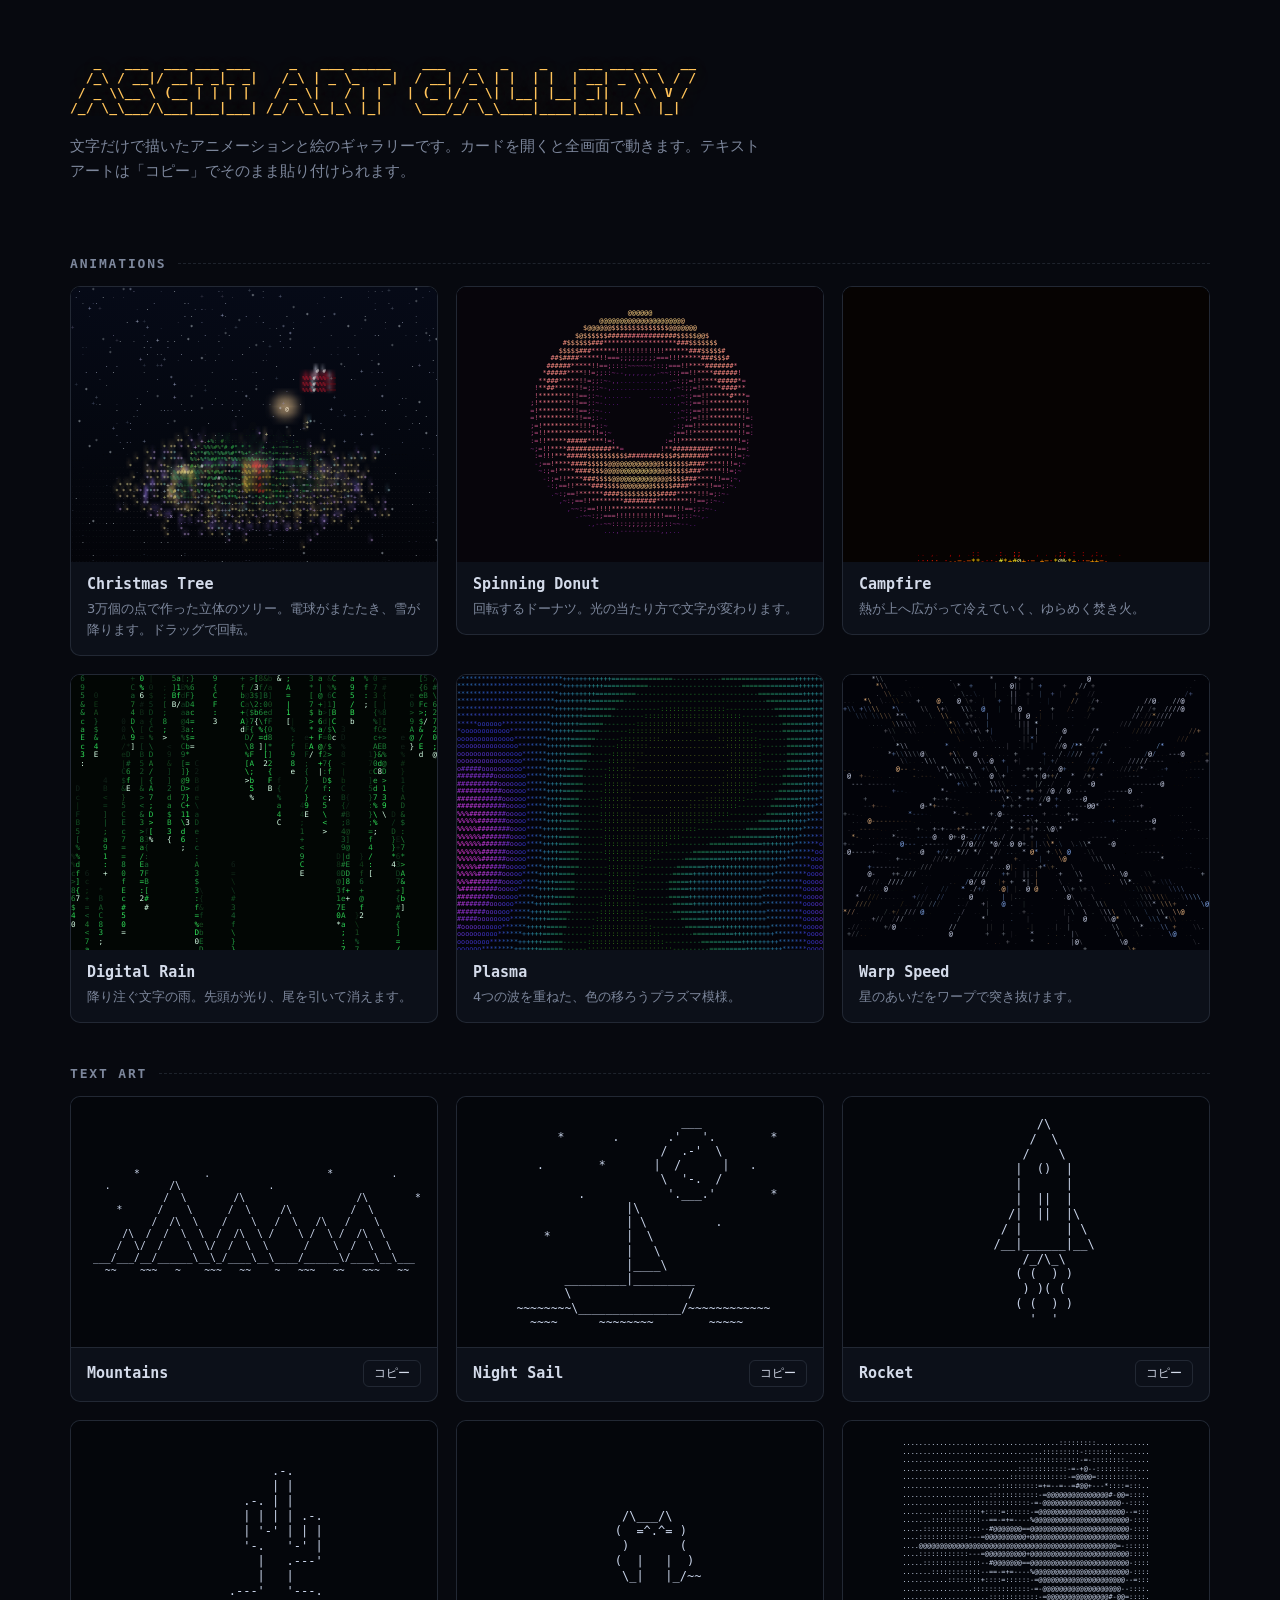
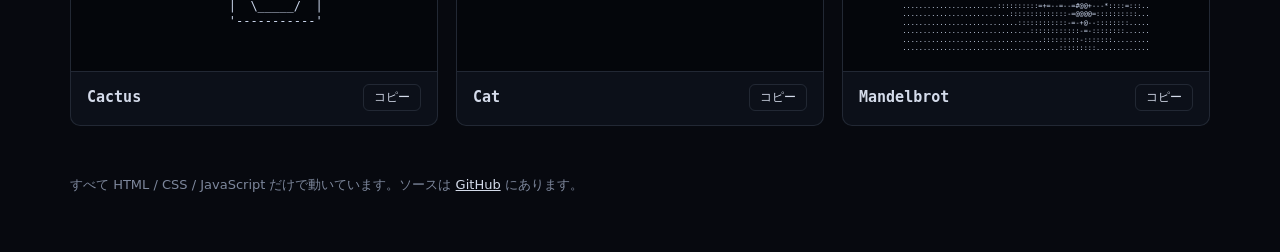
<file: index.html>
<!DOCTYPE html>
<html lang="ja">
<head>
<meta charset="utf-8">
<meta name="viewport" content="width=device-width,initial-scale=1">
<title>ASCII Art Gallery</title>
<meta name="description" content="文字だけで描いたアニメーションと絵のギャラリー">
<style>
  :root {
    --bg: #07090f; --panel: #0c1019; --line: rgba(150, 165, 195, .16);
    --text: #d4dbea; --muted: #7d879c; --accent: #ffc35a;
    --mono: ui-monospace, Menlo, Consolas, "DejaVu Sans Mono", monospace;
  }
  * { box-sizing: border-box; }
  html { background: var(--bg); }
  body {
    margin: 0; color: var(--text);
    font: 15px/1.7 system-ui, -apple-system, "Hiragino Sans", "Noto Sans JP", sans-serif;
  }
  .wrap { max-width: 1180px; margin: 0 auto; padding: 0 20px; }
  header { padding: 56px 0 28px; }
  .logo {
    margin: 0; font: 600 clamp(6px, 1.25vw, 13px)/1.15 var(--mono);
    color: var(--accent); white-space: pre; overflow: hidden;
    text-shadow: 0 0 18px rgba(255, 195, 90, .35);
  }
  header p { color: var(--muted); margin: 18px 0 0; max-width: 46em; }
  h2 {
    font: 600 13px/1 var(--mono); letter-spacing: .14em; text-transform: uppercase;
    color: var(--muted); margin: 44px 0 16px; display: flex; align-items: center; gap: 12px;
  }
  h2::after { content: ""; flex: 1; border-top: 1px dashed var(--line); }
  .grid { display: grid; grid-template-columns: repeat(auto-fill, minmax(300px, 1fr)); gap: 18px; align-items: start; }

  .card {
    display: block; text-decoration: none; color: inherit;
    background: var(--panel); border: 1px solid var(--line); border-radius: 10px; overflow: hidden;
    transition: transform .2s ease, border-color .2s ease;
  }
  a.card:hover, a.card:focus-visible { transform: translateY(-3px); border-color: rgba(255, 195, 90, .45); outline: none; }
  .screen { position: relative; aspect-ratio: 4 / 3; background: #04060b; }
  .screen iframe { position: absolute; inset: 0; width: 100%; height: 100%; border: 0; pointer-events: none; }
  .meta { padding: 12px 16px 14px; border-top: 1px solid var(--line); }
  .meta h3 { margin: 0; font: 600 15px/1.4 var(--mono); }
  .meta p { margin: 4px 0 0; color: var(--muted); font-size: 13px; line-height: 1.6; }

  .text-card .art {
    margin: 0; padding: 18px 14px; height: 250px; display: grid; place-items: center;
    font: 12px/1.25 var(--mono); color: #c9d4ea; white-space: pre; overflow: hidden;
    background: #04060b;
  }
  .text-card .row { display: flex; align-items: center; justify-content: space-between; gap: 12px; }
  .copy {
    font: 12px var(--mono); color: var(--text); background: transparent; cursor: pointer;
    border: 1px solid var(--line); border-radius: 6px; padding: 4px 10px;
  }
  .copy:hover { border-color: var(--accent); color: var(--accent); }
  footer { color: var(--muted); font-size: 13px; padding: 48px 0 56px; }
  footer a { color: var(--text); }
</style>
</head>
<body>
<div class="wrap">
  <header>
<pre class="logo" aria-label="ASCII ART GALLERY">
   _   ___  ___ ___ ___     _   ___ _____    ___   _   _    _    ___ ___ __   __
  /_\ / __|/ __|_ _|_ _|   /_\ | _ \_   _|  / __| /_\ | |  | |  | __| _ \\ \ / /
 / _ \\__ \ (__ | | | |   / _ \|   / | |   | (_ |/ _ \| |__| |__| _||   / \ V /
/_/ \_\___/\___|___|___| /_/ \_\_|_\ |_|    \___/_/ \_\____|____|___|_|_\  |_|
</pre>
    <p>文字だけで描いたアニメーションと絵のギャラリーです。カードを開くと全画面で動きます。テキストアートは「コピー」でそのまま貼り付けられます。</p>
  </header>

  <h2>Animations</h2>
  <div class="grid" id="anims"></div>

  <h2>Text Art</h2>
  <div class="grid" id="texts"></div>

  <footer>
    すべて HTML / CSS / JavaScript だけで動いています。ソースは
    <a href="https://github.com/0x67696e/ascii-art-gallery">GitHub</a> にあります。
  </footer>
</div>

<script>
const ANIMS = [
  { file: "christmas-tree", title: "Christmas Tree", desc: "3万個の点で作った立体のツリー。電球がまたたき、雪が降ります。ドラッグで回転。" },
  { file: "donut",          title: "Spinning Donut", desc: "回転するドーナツ。光の当たり方で文字が変わります。" },
  { file: "fire",           title: "Campfire",       desc: "熱が上へ広がって冷えていく、ゆらめく焚き火。" },
  { file: "rain",           title: "Digital Rain",   desc: "降り注ぐ文字の雨。先頭が光り、尾を引いて消えます。" },
  { file: "plasma",         title: "Plasma",         desc: "4つの波を重ねた、色の移ろうプラズマ模様。" },
  { file: "warp",           title: "Warp Speed",     desc: "星のあいだをワープで突き抜けます。" },
];

const TEXTS = [
  { title: "Mountains", art: String.raw`
        *           .                    *          .
   .          /\               .
             /  \        /\                   /\        *
     *      /    \      /  \     /\          /  \
           /  /\  \    /    \   /  \   /\   /    \
      /\  /  /  \  \  /  /\  \ /    \ /  \ /  /\  \
     /  \/  /    \  \/  /  \  \      /    \  /  \  \
 ___/___/__/______\__\_/____\__\____/______\/____\__\___
   ~~    ~~~   ~    ~~~   ~~    ~   ~~~   ~~   ~~~   ~~` },
  { title: "Night Sail", art: String.raw`
                          ___
        *       .       .'   '.        *
                       /  .-'  \
     .        *       |  /      |   .
                       \  '-.  /
           .            '.___.'        *
                  |\
                  | \          .
      *           |  \
                  |   \
                  |____\
         _________|_________
         \                 /
  ~~~~~~~~\_______________/~~~~~~~~~~~~
    ~~~~      ~~~~~~~~        ~~~~~` },
  { title: "Rocket", art: String.raw`
           /\
          /  \
         /    \
        |  ()  |
        |      |
        |  ||  |
       /|  ||  |\
      / |      | \
     /__|______|__\
         /_/\_\
        ( (  ) )
         ) )( (
        ( (  ) )
          '  '` },
  { title: "Cactus", art: String.raw`
            .-.
            | |
        .-. | |
        | | | | .-.
        | '-' | | |
        '-.   '-' |
          |   .---'
          |   |
      .---'   '---.
      |  \_____/  |
      '-----------'` },
  { title: "Cat", art: String.raw`
      /\___/\
     (  =^.^= )
      )       (
     (  |   |  )
      \_|   |_/~~` },
  { title: "Mandelbrot", art: null },   // computed below
];

// a Mandelbrot set, computed into characters
(function () {
  const W = 60, H = 25, ramp = " .:-=+*#%@", lines = [];
  for (let y = 0; y < H; y++) {
    let s = "";
    for (let x = 0; x < W; x++) {
      const cr = -2.15 + (x / (W - 1)) * 2.75, ci = -1.15 + (y / (H - 1)) * 2.3;
      let zr = 0, zi = 0, n = 0;
      while (n < 80 && zr * zr + zi * zi < 4) { const t = zr * zr - zi * zi + cr; zi = 2 * zr * zi + ci; zr = t; n++; }
      s += n === 80 ? "@" : ramp[Math.min(ramp.length - 2, Math.floor(Math.sqrt(n / 80) * (ramp.length - 1)))];
    }
    lines.push(s.replace(/\s+$/, ""));
  }
  TEXTS.find(t => t.title === "Mandelbrot").art = "\n" + lines.join("\n");
})();

const el = (tag, cls, txt) => { const e = document.createElement(tag); if (cls) e.className = cls; if (txt != null) e.textContent = txt; return e; };

const anims = document.getElementById("anims");
for (const a of ANIMS) {
  const card = el("a", "card"); card.href = `pieces/${a.file}.html`;
  const screen = el("div", "screen");
  const frame = el("iframe"); frame.dataset.src = `pieces/${a.file}.html?embed`;
  frame.title = a.title; frame.tabIndex = -1; frame.setAttribute("aria-hidden", "true");
  screen.append(frame);
  const meta = el("div", "meta"); meta.append(el("h3", null, a.title), el("p", null, a.desc));
  card.append(screen, meta); anims.append(card);
}

// load a preview only when it scrolls into view, and pause it when it leaves
const io = new IntersectionObserver(entries => {
  for (const e of entries) {
    const f = e.target;
    if (e.isIntersecting && !f.src) f.src = f.dataset.src;
    try { f.contentWindow && f.contentWindow.postMessage({ play: e.isIntersecting }, "*"); } catch (_) {}
  }
}, { rootMargin: "120px" });
document.querySelectorAll("#anims iframe").forEach(f => {
  io.observe(f);
  f.addEventListener("load", () => { const r = f.getBoundingClientRect(); f.contentWindow.postMessage({ play: r.bottom > 0 && r.top < innerHeight }, "*"); });
});

const texts = document.getElementById("texts");
for (const t of TEXTS) {
  const art = t.art.replace(/^\n/, "");
  const card = el("div", "card text-card");
  const pre = el("pre", "art", art);
  const meta = el("div", "meta"), row = el("div", "row");
  const btn = el("button", "copy", "コピー"); btn.type = "button";
  btn.addEventListener("click", async () => {
    try { await navigator.clipboard.writeText(art); btn.textContent = "コピーしました"; }
    catch (_) { btn.textContent = "コピーできませんでした"; }
    setTimeout(() => (btn.textContent = "コピー"), 1600);
  });
  row.append(el("h3", null, t.title), btn); meta.append(row);
  card.append(pre, meta); texts.append(card);
}

// shrink each text art so its longest line fits the card
function fitArt() {
  document.querySelectorAll(".text-card .art").forEach(pre => {
    const lines = pre.textContent.split("\n");
    const cols = Math.max(...lines.map(l => l.length)), rowsN = lines.length;
    const w = pre.clientWidth - 28, h = pre.clientHeight - 36;
    const size = Math.min(12, w / (cols * 0.61), h / (rowsN * 1.25));
    pre.style.fontSize = size.toFixed(2) + "px";
  });
}
fitArt();
addEventListener("resize", fitArt);
</script>
</body>
</html>
</file>
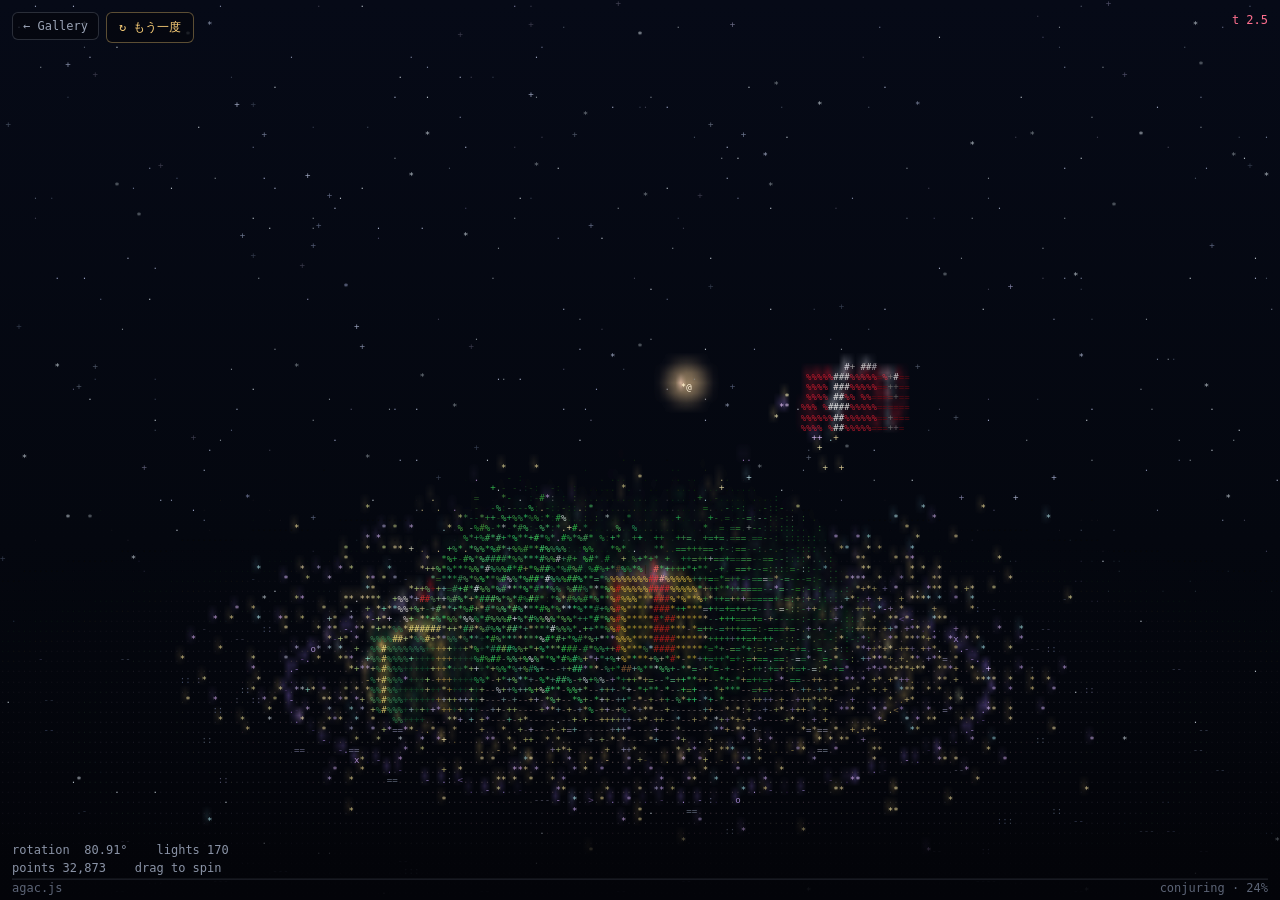
<file: pieces/christmas-tree.html>
<!DOCTYPE html>
<html lang="ja">
<head>
<meta charset="utf-8">
<meta name="viewport" content="width=device-width,initial-scale=1">
<title>Christmas Tree · ASCII Art Gallery</title>
<link rel="stylesheet" href="../assets/piece.css">
<style>
  html,body{margin:0;height:100%;background:#04060b;overflow:hidden;touch-action:none}  canvas{display:block;width:100vw;height:100vh;cursor:grab}
  .replay{position:fixed;top:12px;left:106px;z-index:2;cursor:pointer;
    font:12px ui-monospace,Menlo,Consolas,monospace;color:#ffd27a;background:rgba(5,7,13,.65);
    padding:6px 12px;border:1px solid rgba(255,210,122,.35);border-radius:6px}
  .replay:hover{color:#fff;border-color:rgba(255,230,170,.8)}
  canvas:active{cursor:grabbing}
</style>
</head>
<body>
<canvas id="c"></canvas>
<script>
(() => {
"use strict";
const EMBED = /[?&]embed\b/.test(location.search);
let paused = false;
addEventListener('message', e => { if (e.data && typeof e.data.play === 'boolean') paused = !e.data.play; });
if (!EMBED) { const a = document.createElement('a'); a.className = 'back'; a.href = '../'; a.textContent = '← Gallery'; document.body.appendChild(a); }
const cv = document.getElementById('c');
const ctx = cv.getContext('2d', { alpha: false });
const gcv = document.createElement('canvas');
const gctx = gcv.getContext('2d');

/* ---------- seeded random ---------- */
function mulberry32(a){return function(){a|=0;a=a+0x6D2B79F5|0;let t=Math.imul(a^a>>>15,1|a);t=t+Math.imul(t^t>>>7,61|t)^t;return((t^t>>>14)>>>0)/4294967296}}
const R = mulberry32(20261224);
const R2 = mulberry32(1225);          // separate stream for the build-up animation
const TAU = Math.PI * 2;

/* ---------- scene: a point cloud ----------
   per point: x y z | nx ny nz | r g b | type | phase
   type: 0 needle, 1 ornament, 2 light, 3 tinsel, 4 trunk, 5 gift, 6 ribbon */
const STR = 11;
const P = [];
const EX = [];                         // per point: centre x y z (baubles) | aux (timing)
let CUR = [0,0,0,0];
function add(x,y,z,nx,ny,nz,r,g,b,type,ph){
  const l = Math.hypot(nx,ny,nz) || 1;
  P.push(x,y,z,nx/l,ny/l,nz/l,r,g,b,type,ph);
  EX.push(CUR[0],CUR[1],CUR[2],CUR[3]);
}

const Y0 = 0.2, HT = 2.0, RB = 0.95, TIERS = 7;
const rOuter = v => { const loc = (v*TIERS) % 1; return RB*(1-v)*(0.8+0.2*(1-loc)) + 0.015; };

// --- needles: tiered cone, denser on the outer shell
for (let i = 0; i < 13000; i++) {
  const v = 1 - Math.sqrt(R());
  const ro = rOuter(v);
  const k = R();
  const rr = ro * (1 - 0.42*k*k);
  const th = R()*TAU;
  const y = Y0 + v*HT + (R()-0.5)*0.035 - 0.045*(rr/RB);
  const ao = 0.42 + 0.58*(rr/ro);
  const clump = 0.78 + 0.22*Math.sin(th*11 + v*41);
  let r = 0.07+0.06*R(), g = 0.38+0.22*R(), b = 0.13+0.08*R();
  if (R() < 0.05) { r = 0.62; g = 0.72; b = 0.72; }          // frosted tips
  const s = ao*clump;
  add(Math.cos(th)*rr, y, Math.sin(th)*rr, Math.cos(th), 0.55, Math.sin(th), r*s, g*s, b*s, 0, R());
}

// --- baubles
const ornPal = [[0.92,0.07,0.07],[0.98,0.72,0.18],[0.72,0.04,0.10],[0.86,0.86,0.94],[0.92,0.07,0.07]];
for (let i = 0; i < 46; i++) {
  const v = 0.04 + 0.86*(1 - Math.sqrt(R()));
  const th = R()*TAU;
  const rad = 0.05*(1.15 - 0.5*v);
  const ro = rOuter(v) + rad*0.5;
  const cx = Math.cos(th)*ro, cz = Math.sin(th)*ro, cy = Y0 + v*HT - 0.05;
  const col = ornPal[(R()*ornPal.length)|0];
  const n = Math.round(190*rad/0.05);
  CUR = [cx, cy, cz, 6.1 + R2()*1.3];   // each bauble pops in at its own moment
  for (let j = 0; j < n; j++) {
    const u = 2*R()-1, a = R()*TAU, sq = Math.sqrt(1-u*u);
    const nx = sq*Math.cos(a), ny = u, nz = sq*Math.sin(a);
    add(cx+nx*rad, cy+ny*rad, cz+nz*rad, nx, ny, nz, col[0], col[1], col[2], 1, R());
  }
}

CUR = [0,0,0,0];

// --- fairy lights
const lightPal = [[1,0.86,0.5],[1,0.86,0.5],[1,0.78,0.38],[1,0.62,0.26],[1,0.32,0.22],[0.9,0.93,1]];
const NLIGHTS = 170;
for (let i = 0; i < NLIGHTS; i++) {
  const v = 0.02 + 0.92*(1 - Math.sqrt(R()));
  const th = R()*TAU;
  const ro = rOuter(v)*1.02 + 0.012;
  const c = lightPal[(R()*lightPal.length)|0];
  add(Math.cos(th)*ro, Y0 + v*HT - 0.02, Math.sin(th)*ro, Math.cos(th), 0.3, Math.sin(th), c[0], c[1], c[2], 2, R());
}

// --- the tinsel garland: a drooping gold spiral, in swags
{
  const turns = 3.6, swags = 5, N = 3800;
  for (let i = 0; i < N; i++) {
    const u = i/(N-1);
    CUR = [0,0,0,u];
    const v = 0.06 + 0.84*u;
    const ang = turns*TAU*u + 0.8;
    const sw = (u*turns*swags) % 1;
    const sag = 0.075*(1 - 0.6*v)*Math.sin(Math.PI*sw);
    const ro = RB*(1-v)*0.95 + 0.045;
    const j1 = (R()-0.5)*0.025, j2 = (R()-0.5)*0.025;
    add(Math.cos(ang)*(ro+j1), Y0 + v*HT - sag + j2, Math.sin(ang)*(ro+j1),
        Math.cos(ang), 0.3, Math.sin(ang), 1, 0.76, 0.28, 3, R());
  }
}

CUR = [0,0,0,0];

// --- trunk
for (let i = 0; i < 900; i++) {
  const h = R()*(Y0+0.2), a = R()*TAU;
  const bark = 0.75 + 0.25*Math.sin(h*90 + a*3);
  add(0.085*Math.cos(a), h, 0.085*Math.sin(a), Math.cos(a), 0, Math.sin(a), 0.42*bark, 0.26*bark, 0.14*bark, 4, 0);
}

// --- presents
let GIFT_I = 0;
function gift(ang, dist, w, h, d, col, rib){
  CUR = [0,0,0,GIFT_I++];
  const cx = Math.cos(ang)*dist, cz = Math.sin(ang)*dist;
  const yaw = ang + (R()-0.5)*0.9, c = Math.cos(yaw), s = Math.sin(yaw);
  const faces = [
    { n:[0,1,0],  o:[0,h,0],     ua:[1,0,0], va:[0,0,1], us:w, vs:d },
    { n:[1,0,0],  o:[w/2,h/2,0], ua:[0,0,1], va:[0,1,0], us:d, vs:h },
    { n:[-1,0,0], o:[-w/2,h/2,0],ua:[0,0,1], va:[0,1,0], us:d, vs:h },
    { n:[0,0,1],  o:[0,h/2,d/2], ua:[1,0,0], va:[0,1,0], us:w, vs:h },
    { n:[0,0,-1], o:[0,h/2,-d/2],ua:[1,0,0], va:[0,1,0], us:w, vs:h },
  ];
  for (const f of faces) {
    const N = Math.ceil(f.us*f.vs*3400);
    for (let j = 0; j < N; j++) {
      const a = R()-0.5, b = R()-0.5;
      const lx = f.o[0] + f.ua[0]*a*f.us + f.va[0]*b*f.vs;
      const ly = f.o[1] + f.ua[1]*a*f.us + f.va[1]*b*f.vs;
      const lz = f.o[2] + f.ua[2]*a*f.us + f.va[2]*b*f.vs;
      const isRib = Math.abs(lx) < 0.028 || Math.abs(lz) < 0.028;
      const k = isRib ? rib : col;
      add(cx + lx*c - lz*s, ly, cz + lx*s + lz*c,
          f.n[0]*c - f.n[2]*s, f.n[1], f.n[0]*s + f.n[2]*c,
          k[0], k[1], k[2], isRib ? 6 : 5, R());
    }
  }
  // bow: two little loops on top
  for (let j = 0; j < 120; j++) {
    const side = j%2 ? 1 : -1, a = R()*TAU;
    const lx = side*0.035 + Math.cos(a)*0.03, ly = h + 0.025 + Math.sin(a)*0.022;
    const nx = Math.cos(a), ny = Math.sin(a);
    add(cx + lx*c, ly, cz + lx*s, nx*c, ny, nx*s + 0.4, rib[0], rib[1], rib[2], 6, R());
  }
}
gift(0.35, 0.92, 0.30, 0.22, 0.26, [0.82,0.08,0.08], [0.98,0.80,0.32]);
gift(1.25, 1.05, 0.22, 0.17, 0.22, [0.90,0.88,0.82], [0.85,0.10,0.10]);
gift(2.30, 0.95, 0.34, 0.26, 0.28, [0.10,0.36,0.20], [0.98,0.80,0.32]);
gift(3.35, 1.08, 0.24, 0.20, 0.24, [0.88,0.66,0.16], [0.80,0.08,0.08]);
gift(4.35, 0.93, 0.28, 0.18, 0.30, [0.76,0.06,0.12], [0.94,0.94,0.97]);
gift(5.35, 1.10, 0.20, 0.28, 0.20, [0.20,0.26,0.58], [0.98,0.80,0.32]);

const A = new Float32Array(P);
const NP = A.length / STR;
const EXA = new Float32Array(EX);

/* ---------- the build-up: when and how each point arrives ----------
   needles spiral in from a swirling vortex, trunk grows, presents drop,
   the garland winds itself on, baubles pop, lights switch on bottom to top,
   then a comet flies to the top and the star bursts open. */
const STAR_T = 8.35, INTRO_END = 9.6;
const TA = new Float32Array(NP), DUR = new Float32Array(NP);
const RT = new Float32Array(NP), TH = new Float32Array(NP), SA = new Float32Array(NP), SR = new Float32Array(NP), SY = new Float32Array(NP);
for (let i = 0; i < NP; i++) {
  const o = i*STR, e = i*4, type = A[o+9], x = A[o], y = A[o+1], z = A[o+2];
  const v = Math.max(0, Math.min(1, (y - Y0)/HT));
  if (type === 0) {
    TA[i] = 0.6 + v*3.4 + R2()*0.5; DUR[i] = 0.8 + R2()*0.7;
    RT[i] = Math.hypot(x, z); TH[i] = Math.atan2(z, x);
    SA[i] = 1.8 + R2()*2.2; SR[i] = 0.6 + R2()*0.9; SY[i] = Math.max(0.02, y - 0.5 - R2()*0.9);
  } else if (type === 4) { TA[i] = 0.2; DUR[i] = 0.8; }
  else if (type === 1)   { TA[i] = EXA[e+3]; DUR[i] = 0.55; }
  else if (type === 2)   { TA[i] = 6.5 + v*1.2 + R2()*0.15; DUR[i] = 0.45; }
  else if (type === 3)   { TA[i] = 4.7 + EXA[e+3]*1.7; DUR[i] = 0.4; }
  else                   { TA[i] = 1.0 + EXA[e+3]*0.28; DUR[i] = 0.8; }
}
const easeOut = u => 1 - (1-u)**3;
const easeInOut = u => u < 0.5 ? 4*u*u*u : 1 - (-2*u+2)**3/2;
const easeBack = u => { const c1 = 1.9, c3 = c1 + 1; return 1 + c3*(u-1)**3 + c1*(u-1)**2; };
const bounce = u => { const n = 7.5625, d = 2.75;
  if (u < 1/d) return n*u*u; if (u < 2/d) return n*(u -= 1.5/d)*u + 0.75;
  if (u < 2.5/d) return n*(u -= 2.25/d)*u + 0.9375; return n*(u -= 2.625/d)*u + 0.984375; };
const smooth = (a, b, x) => { const u = Math.max(0, Math.min(1, (x-a)/(b-a))); return u*u*(3-2*u); };
function tinselAt(u){
  const v = 0.06 + 0.84*u, ang = 3.6*TAU*u + 0.8, sw = (u*3.6*5) % 1;
  const sag = 0.075*(1 - 0.6*v)*Math.sin(Math.PI*sw), ro = RB*(1-v)*0.95 + 0.075;
  return [Math.cos(ang)*ro, Y0 + v*HT - sag, Math.sin(ang)*ro];
}
// the magic comet that leads each stage (tree space), or null between stages
function cometAt(tt){
  if (tt >= 0.5 && tt < 4.3) { const s = (tt-0.5)/3.8, v = s*0.97, ang = s*4.2*TAU, r = RB*(1-v) + 0.22;
    return [Math.cos(ang)*r, Y0 + v*HT, Math.sin(ang)*r]; }
  if (tt >= 4.7 && tt < 6.4) return tinselAt((tt-4.7)/1.7);
  if (tt >= 7.75 && tt < STAR_T) { const s = (tt-7.75)/(STAR_T-7.75), ang = s*1.6*TAU, r = (RB*0.6 + 0.3)*(1-s)*(1 - s*0.2);
    return [Math.cos(ang)*r, Y0 + s*(HT + 0.11), Math.sin(ang)*r]; }
  return null;
}
let SPARKS = [];
function spawn(p, n, spd, lifeMin, lifeMax){
  for (let k = 0; k < n && SPARKS.length < 1600; k++)
    SPARKS.push({ x: p[0], y: p[1], z: p[2], vx: (R2()-0.5)*spd, vy: (R2()-0.5)*spd, vz: (R2()-0.5)*spd,
                  life: 0, max: lifeMin + R2()*(lifeMax - lifeMin), hue: R2() });
}
let introStart = 0.25, burstDone = false, nowT = 0;
function replay(){ introStart = nowT; burstDone = false; SPARKS = []; }
if (!EMBED) {
  const rb = document.createElement('button');
  rb.className = 'replay'; rb.type = 'button'; rb.textContent = '↻ もう一度';
  rb.addEventListener('click', replay);
  document.body.appendChild(rb);
}
addEventListener('keydown', e => { if (e.key === 'r' || e.key === 'R') replay(); });

/* ---------- camera / lighting ---------- */
const D = 5.2, camY = 1.6, tgtY = 1.1;
const pitch = Math.atan((camY - tgtY)/D);
const cp = Math.cos(pitch), sp = Math.sin(pitch);
let L = [-0.5, 0.62, -0.65]; { const l = Math.hypot(...L); L = L.map(v => v/l); }
const [LX, LY, LZ] = L;
// half vector for speculars is computed per point (view dir varies)

/* ---------- buffers ---------- */
let W, H, DPR, cw, ch, cols, rows, f, W2, Hc, N;
let zb, chs, cr, cg, cb, gr, gg, gb, gimg, bgGrad, fontPx;
const BG = 1e8;

function resize(){
  DPR = Math.min(window.devicePixelRatio || 1, 2);
  W = innerWidth; H = innerHeight;
  cv.width = Math.round(W*DPR); cv.height = Math.round(H*DPR);
  ctx.setTransform(DPR, 0, 0, DPR, 0, 0);
  cw = Math.max(3.4, W/235);
  ch = cw*1.85;
  cols = Math.ceil(W/cw); rows = Math.ceil(H/ch);
  N = cols*rows;
  fontPx = cw/0.6;
  const fh = 0.68*H*D/2.5, fw = 0.92*W*D/2.15;
  f = Math.min(fh, fw);
  W2 = W/2; Hc = H*0.74 - 0.205*f;
  zb = new Float32Array(N); chs = new Uint8Array(N);
  cr = new Float32Array(N); cg = new Float32Array(N); cb = new Float32Array(N);
  gr = new Float32Array(N); gg = new Float32Array(N); gb = new Float32Array(N);
  gcv.width = cols; gcv.height = rows;
  gimg = gctx.createImageData(cols, rows);
  bgGrad = ctx.createLinearGradient(0, 0, 0, H);
  bgGrad.addColorStop(0, '#060a17'); bgGrad.addColorStop(0.6, '#04070f'); bgGrad.addColorStop(1, '#030409');
}
addEventListener('resize', resize);
resize();

/* ---------- helpers ---------- */
let PC = 0, PR = 0, PZ = 0, PI = -1;
function projectTree(x, y, z, cy, sy){
  const xr = x*cy - z*sy, zr = x*sy + z*cy;
  const dyw = y - camY, dzw = zr + D;
  const yv = dyw*cp + dzw*sp, zv = -dyw*sp + dzw*cp;
  if (zv < 0.1) return false;
  const c = ((W2 + f*xr/zv)/cw)|0, r = ((Hc - f*yv/zv)/ch)|0;
  if (c < 0 || c >= cols || r < 0 || r >= rows) return false;
  PC = c; PR = r; PZ = zv; PI = r*cols + c;
  return true;
}
const cache = new Array(32768);
const tone = v => 1 - Math.exp(-v*1.7);
function colStr(r,g,b){
  const qr = Math.min(31, (tone(r)*31 + 0.5)|0), qg = Math.min(31, (tone(g)*31 + 0.5)|0), qb = Math.min(31, (tone(b)*31 + 0.5)|0);
  const k = (qr<<10)|(qg<<5)|qb;
  return cache[k] || (cache[k] = `rgb(${(qr*8.23)|0},${(qg*8.23)|0},${(qb*8.23)|0})`);
}
const code = s => s.charCodeAt(0);
const RAMP_NEEDLE = [...'.:-=+*%#'].map(code);
const RAMP_FLOOR  = [...'..-:=+*'].map(code);
const RAMP_GIFT   = [...'-=+*%#'].map(code);
const C = (s) => code(s);

function put(idx, z, chr, r, g, b){ zb[idx] = z; chs[idx] = chr; cr[idx] = r; cg[idx] = g; cb[idx] = b; }

// soft glow kernel (cells are ~2x taller than wide)
const KS = [];
for (let dy = -2; dy <= 2; dy++) for (let dx = -4; dx <= 4; dx++) {
  const w = Math.exp(-(dx*dx/(2*2.2*2.2) + dy*dy/(2*1.15*1.15)));
  if (w > 0.04) KS.push(dx, dy, w);
}
function glow(c, r, R_, G_, B_){
  for (let k = 0; k < KS.length; k += 3) {
    const x = c + KS[k], y = r + KS[k+1];
    if (x < 0 || y < 0 || x >= cols || y >= rows) continue;
    const i = y*cols + x, w = KS[k+2];
    gr[i] += R_*w; gg[i] += G_*w; gb[i] += B_*w;
  }
}
function bigGlow(c, r, rx, ry, R_, G_, B_){
  for (let y = Math.max(0, r-ry); y <= Math.min(rows-1, r+ry); y++)
    for (let x = Math.max(0, c-rx); x <= Math.min(cols-1, c+rx); x++) {
      const dx = (x-c)/rx, dy = (y-r)/ry, d2 = dx*dx + dy*dy;
      if (d2 > 1) continue;
      const w = Math.pow(1 - d2, 2.2), i = y*cols + x;
      gr[i] += R_*w; gg[i] += G_*w; gb[i] += B_*w;
    }
}
const hash2 = (x, y) => { let h = Math.imul(x|0, 374761393) ^ Math.imul(y|0, 668265263); h = Math.imul(h ^ (h>>>13), 1274126177); return ((h ^ (h>>>16))>>>0)/4294967296; };

/* ---------- sky + snow ---------- */
const STARS = [];
for (let i = 0; i < 300; i++) STARS.push([R(), R()*0.72, R()*TAU, 0.6+R()*2.2, R()]);
const FLAKES = [];
for (let i = 0; i < 230; i++) FLAKES.push({ x: R(), y: R(), v: 0.018 + R()*0.05, ph: R()*TAU, front: R() < 0.45, big: R() < 0.25 });

/* ---------- interaction ---------- */
let dragYaw = 0, dragging = false, lastX = 0, spin = 0;
cv.addEventListener('pointerdown', e => { dragging = true; lastX = e.clientX; cv.setPointerCapture(e.pointerId); });
cv.addEventListener('pointermove', e => { if (!dragging) return; const dx = e.clientX - lastX; lastX = e.clientX; dragYaw += dx*0.008; spin = dx*0.008; });
const endDrag = () => { dragging = false; };
cv.addEventListener('pointerup', endDrag); cv.addEventListener('pointercancel', endDrag);

/* ---------- frame ---------- */
let t0 = performance.now(), lastFrame = 0, fps = 30, fpsAcc = 0, fpsN = 0, fpsT = 0, prevT = 0;

function frame(now){
  requestAnimationFrame(frame);
  if (paused || now - lastFrame < 1000/(EMBED ? 24 : 45) - 2) return;
  const dtMs = now - lastFrame; lastFrame = now;
  fpsAcc += dtMs; fpsN++;
  if (now - fpsT > 500) { fps = Math.round(1000/(fpsAcc/fpsN)); fpsAcc = 0; fpsN = 0; fpsT = now; }

  const t = (now - t0)/1000;
  const dt = Math.min(0.1, t - prevT); prevT = t;
  if (!dragging) { dragYaw += spin; spin *= 0.94; }
  const yaw = 0.6 + t*0.32 + dragYaw;
  nowT = t;
  if (EMBED && t - introStart > 26) replay();       // thumbnails replay the magic now and then
  const tt = t - introStart;
  const intro = tt < INTRO_END;
  const floorK = intro ? smooth(0, 1.6, tt) : 1;
  const poolK = intro ? 0.3 + 0.7*smooth(6.5, 9, tt) : 1;
  const cy = Math.cos(yaw), sy = Math.sin(yaw);

  zb.fill(1e9); chs.fill(0);
  gr.fill(0); gg.fill(0); gb.fill(0);

  // sky stars
  for (const s of STARS) {
    const c = (s[0]*cols)|0, r = (s[1]*rows)|0, i = r*cols + c;
    const tw = 0.5 + 0.5*Math.sin(t*s[3] + s[2]);
    const k = 0.25 + 0.75*tw*tw;
    const ch_ = s[4] > 0.92 && tw > 0.7 ? C('*') : (s[4] > 0.75 ? C('+') : C('.'));
    put(i, BG, ch_, 0.55*k, 0.6*k, 0.8*k);
  }

  // snowy floor, ray-cast per cell
  for (let r = 0; r < rows; r++) {
    const yv = -((r+0.5)*ch - Hc)/f;
    const dy = yv*cp - sp, dz = yv*sp + cp;
    if (dy > -1e-3) continue;
    const s = camY/(-dy);
    if (s > 40) continue;
    for (let c = 0; c < cols; c++) {
      const xv = ((c+0.5)*cw - W2)/f;
      const X = xv*s, Z = -D + dz*s;
      const d2 = X*X + Z*Z, dist = Math.sqrt(d2);
      const pool = Math.exp(-d2/1.5)*poolK;
      const fade = Math.exp(-Math.max(0, dist-1.3)/2.0);
      let lum = (0.13 + 0.55*pool)*fade*floorK;
      const hsh = hash2(Math.floor(X*28), Math.floor(Z*28));
      if (hsh > 0.975) lum += 0.35*fade*floorK*(0.5 + 0.5*Math.sin(t*3 + hsh*90));
      const idx = r*cols + c;
      if (lum < 0.035) continue;
      const k = RAMP_FLOOR[Math.min(RAMP_FLOOR.length-1, (lum*RAMP_FLOOR.length*1.25)|0)];
      const warm = 0.75*pool*fade*floorK;
      put(idx, s, k, 0.45*lum + warm*1.0, 0.52*lum + warm*0.62, 0.74*lum + warm*0.3);
    }
  }

  // a glowing magic circle on the snow while the tree builds itself
  if (intro) {
    const a = smooth(0, 0.8, tt)*(1 - smooth(8.6, 9.6, tt));
    if (a > 0.01) {
      const RUNES = '*+x<>o';
      for (let ring = 0; ring < 2; ring++) {
        const NR = ring ? 110 : 160, rad = ring ? 1.12 : 1.42, dir = ring ? 1.3 : -0.8;
        for (let k = 0; k < NR; k++) {
          const ang = k/NR*TAU + tt*dir;
          if (!projectTree(Math.cos(ang)*rad, 0.012, Math.sin(ang)*rad, cy, sy)) continue;
          if (PZ >= zb[PI]) continue;
          const rune = (k % 8 === 0);
          const tw = 0.6 + 0.4*Math.sin(tt*6 + k*1.7);
          const ch_ = rune ? C(RUNES[(k/8 + (tt*3|0)) % RUNES.length | 0]) : (k % 2 ? C('.') : C('-'));
          const m = a*tw*(rune ? 1.3 : 0.75);
          const col_ = ring ? [0.95, 0.78, 0.42] : [0.66, 0.5, 1.0];
          put(PI, PZ, ch_, col_[0]*m, col_[1]*m, col_[2]*m);
          gr[PI] += col_[0]*m*0.25; gg[PI] += col_[1]*m*0.25; gb[PI] += col_[2]*m*0.25;
        }
      }
    }
  }

  // point cloud
  for (let i = 0; i < NP; i++) {
    const o = i*STR;
    let x = A[o], y = A[o+1], z = A[o+2];
    const type = A[o+9];
    let fly = 0, flash = 0;
    if (intro) {
      const ta = TA[i];
      if (tt < ta) continue;
      const u = (tt - ta)/DUR[i];
      if (u < 1) {
        if (type === 0) {                      // needles: spiral in from the vortex
          const k = 1 - easeOut(u);
          const rr = RT[i] + SR[i]*k, th = TH[i] - SA[i]*k;
          x = Math.cos(th)*rr; z = Math.sin(th)*rr;
          y = SY[i] + (y - SY[i])*easeInOut(u);
          fly = k;
        } else if (type === 4) {               // trunk grows up out of the snow
          y *= easeOut(u);
        } else if (type === 1) {               // baubles pop (with a little overshoot)
          const e = i*4, s = Math.max(0, easeBack(u));
          x = EXA[e] + (x - EXA[e])*s; y = EXA[e+1] + (y - EXA[e+1])*s; z = EXA[e+2] + (z - EXA[e+2])*s;
          flash = 1 - u;
        } else if (type === 5 || type === 6) { // presents drop and bounce
          y += (1 - bounce(u))*1.6;
        } else {                               // garland and lights flash as they appear
          flash = 1 - u;
        }
      }
    }
    const xr = x*cy - z*sy, zr = x*sy + z*cy;
    const dyw = y - camY, dzw = zr + D;
    const yv = dyw*cp + dzw*sp, zv = -dyw*sp + dzw*cp;
    if (zv < 0.1) continue;
    const iz = 1/zv;
    const c = ((W2 + f*xr*iz)/cw)|0, r = ((Hc - f*yv*iz)/ch)|0;
    if (c < 0 || c >= cols || r < 0 || r >= rows) continue;
    const idx = r*cols + c;
    if (zv >= zb[idx]) continue;

    const n0x = A[o+3], n0y = A[o+4], n0z = A[o+5];
    const nx = n0x*cy - n0z*sy, nzr = n0x*sy + n0z*cy;
    const ny = n0y*cp + nzr*sp, nz = -n0y*sp + nzr*cp;
    const il = 1/Math.hypot(xr, yv, zv);
    const vx = -xr*il, vy = -yv*il, vz = -zv*il;
    const ndl = Math.max(0, nx*LX + ny*LY + nz*LZ);
    const ndv = nx*vx + ny*vy + nz*vz;
    const ph = A[o+10];
    const br = A[o+6], bg = A[o+7], bb = A[o+8];

    if (type === 0) {                               // needles
      let lum = (0.18 + 0.82*ndl)*(0.65 + 0.35*ph);
      if (ndv < 0) lum *= 0.55;
      const k = RAMP_NEEDLE[Math.min(RAMP_NEEDLE.length-1, (lum*RAMP_NEEDLE.length)|0)];
      const m = (ndv < 0 ? 0.45 : 1)*(0.45 + 1.25*ndl);
      if (fly > 0) {                               // in flight: a magic spark, fading into green
        const a = fly, mc = ph < 0.3 ? [0.72, 0.52, 1.0] : ph < 0.4 ? [0.55, 0.9, 1.0] : [1.0, 0.82, 0.45];
        const kk = a > 0.55 ? C('*') : a > 0.25 ? C('+') : k;
        put(idx, zv, kk, (br*m)*(1-a) + mc[0]*a, (bg*m)*(1-a) + mc[1]*a, (bb*m)*(1-a) + mc[2]*a);
        gr[idx] += mc[0]*0.09*a; gg[idx] += mc[1]*0.09*a; gb[idx] += mc[2]*0.09*a;
      } else {
        put(idx, zv, k, br*m + 0.01, bg*m + 0.015, bb*m + 0.03);
        gr[idx] += br*0.05; gg[idx] += bg*0.06; gb[idx] += bb*0.05;
      }
    } else if (type === 2) {                         // lights
      const fr = 1.1 + 3.2*((ph*7.31) % 1);
      let I = 0.55 + 0.45*Math.sin(t*fr + ph*TAU);
      if (((ph*13.7 + t*0.25) % 1) < 0.03) I = 1.25;   // occasional sparkle
      I += flash*2.5;                                  // switch-on flash
      const k = I > 0.85 ? C('@') : I > 0.5 ? C('*') : C('o');
      put(idx, zv - 0.05, k, br*(0.4 + 1.3*I), bg*(0.4 + 1.3*I), bb*(0.4 + 1.3*I));
      glow(c, r, br*I*0.2, bg*I*0.2, bb*I*0.2);
    } else if (type === 1 || type === 6) {          // baubles & ribbons: shiny
      if (type === 6 && ndv < -0.05) continue;
      const hx = LX + vx, hy = LY + vy, hz = LZ + vz, hl = 1/Math.hypot(hx, hy, hz);
      const spec = Math.pow(Math.max(0, (nx*hx + ny*hy + nz*hz)*hl), type === 1 ? 34 : 18);
      const lum = 0.22 + 0.85*ndl;
      let k;
      if (type === 1) k = spec > 0.45 ? C('@') : lum > 0.75 ? C('O') : lum > 0.45 ? C('o') : C('%');
      else k = spec > 0.4 ? C('*') : lum > 0.55 ? C('#') : C('+');
      put(idx, zv, k, br*lum + spec*1.1 + flash*0.9, bg*lum + spec*1.0 + flash*0.85, bb*lum + spec*0.9 + flash*0.7);
      if (flash > 0) glow(c, r, flash*0.05, flash*0.045, flash*0.03);
      if (spec > 0.5) glow(c, r, spec*0.12, spec*0.11, spec*0.1);
      else { gr[idx] += br*0.08; gg[idx] += bg*0.08; gb[idx] += bb*0.08; }
    } else if (type === 3) {                         // tinsel
      const hx = LX + vx, hy = LY + vy, hz = LZ + vz, hl = 1/Math.hypot(hx, hy, hz);
      const spec = Math.pow(Math.max(0, (nx*hx + ny*hy + nz*hz)*hl), 10);
      const shim = 0.5 + 0.5*Math.sin(t*3.2 + ph*40);
      const lum = (ndv < 0 ? 0.4 : 1)*(0.3 + 0.6*ndl + 0.9*spec*shim) + flash*1.4;
      const k = lum > 1.0 ? C('*') : lum > 0.7 ? C('=') : lum > 0.45 ? C('~') : C('-');
      put(idx, zv - 0.01, k, br*lum, bg*lum, bb*lum);
      gr[idx] += 0.12*lum; gg[idx] += 0.09*lum; gb[idx] += 0.03*lum;
      if (spec*shim > 0.75) glow(c, r, 0.07, 0.055, 0.02);
    } else if (type === 4) {                         // trunk
      const lum = 0.15 + 0.75*ndl;
      put(idx, zv, lum > 0.5 ? C('#') : C('|'), br*lum*1.3, bg*lum*1.3, bb*lum*1.3);
    } else {                                         // gift paper
      if (ndv < -0.05) continue;
      const lum = 0.25 + 0.85*ndl;
      const k = RAMP_GIFT[Math.min(RAMP_GIFT.length-1, (lum*0.92*RAMP_GIFT.length)|0)];
      put(idx, zv, k, br*lum, bg*lum, bb*lum);
      gr[idx] += br*0.06; gg[idx] += bg*0.06; gb[idx] += bb*0.06;
    }
  }

  // the comet and its sparks
  if (intro) {
    const cpos = cometAt(tt);
    if (cpos) {
      spawn(cpos, EMBED ? 3 : 7, 0.4, 0.4, 1.2);
      if (projectTree(cpos[0], cpos[1], cpos[2], cy, sy)) {
        put(PI, 0, C('@'), 1.4, 1.25, 0.95);
        bigGlow(PC, PR, 6, 3, 0.55, 0.45, 0.3);
      }
    }
    if (!burstDone && tt >= STAR_T) { burstDone = true; spawn([0, Y0 + HT + 0.11, 0], EMBED ? 90 : 180, 2.6, 0.8, 2.1); }
  }
  for (let k = SPARKS.length - 1; k >= 0; k--) {
    const s = SPARKS[k];
    s.life += dt;
    if (s.life >= s.max) { SPARKS[k] = SPARKS[SPARKS.length - 1]; SPARKS.pop(); continue; }
    s.vy -= 0.45*dt; s.vx *= 0.985; s.vy *= 0.985; s.vz *= 0.985;
    s.x += s.vx*dt; s.y += s.vy*dt; s.z += s.vz*dt;
    if (!projectTree(s.x, s.y, s.z, cy, sy) || PZ >= zb[PI]) continue;
    const a = 1 - s.life/s.max;
    const col_ = s.hue < 0.25 ? [0.75, 0.55, 1.0] : s.hue < 0.4 ? [0.6, 0.92, 1.0] : [1.0, 0.86, 0.5];
    const m = 0.4 + 1.1*a;
    put(PI, PZ, a > 0.7 ? C('*') : a > 0.4 ? C('+') : C('.'), col_[0]*m, col_[1]*m, col_[2]*m);
    gr[PI] += col_[0]*0.18*a; gg[PI] += col_[1]*0.18*a; gb[PI] += col_[2]*0.18*a;
  }

  // the star on top (screen-space, always faces the camera)
  let sScale = 1, rayK = 1, flashS = 0;
  if (intro) {
    if (tt < STAR_T) sScale = 0;
    else { const u = tt - STAR_T; sScale = Math.max(0, easeBack(Math.min(1, u/0.6))); rayK = Math.min(1, u/1.1); flashS = 2.6*Math.exp(-u*2.2); }
  }
  if (sScale > 0) {
    const yw = Y0 + HT + 0.11, dyw = yw - camY;
    const yv = dyw*cp + D*sp, zv = -dyw*sp + D*cp;
    const sx = W2, syp = Hc - f*yv/zv;
    const sc = (sx/cw)|0, sr = (syp/ch)|0;
    const Rs = f*0.12/zv*sScale;
    const pulse = 0.85 + 0.15*Math.sin(t*2.1);
    // rays
    const dirs = [[0,-1,'|'],[0,1,'|'],[1,0,'-'],[-1,0,'-'],[0.7071,-0.7071,'/'],[-0.7071,0.7071,'/'],[-0.7071,-0.7071,'\\'],[0.7071,0.7071,'\\']];
    dirs.forEach((dd, k) => {
      const long = (k < 4) ? 1.35 : 1.0;
      const Lr = Math.max(Rs, Rs*(2.3 + 0.5*Math.sin(t*1.4 + k*1.7))*long*(k === 1 ? 0.6 : 1)*rayK);
      const step = Math.min(cw, ch)*0.5;
      for (let d = Rs*0.9; d < Lr; d += step) {
        const c = ((sx + dd[0]*d)/cw)|0, r = ((syp + dd[1]*d)/ch)|0;
        if (c < 0 || r < 0 || c >= cols || r >= rows) continue;
        const i = r*cols + c;
        if (zb[i] < BG) continue;
        const a = (1 - (d - Rs*0.9)/(Lr - Rs*0.9))*pulse*(1 + flashS*0.4);
        put(i, BG - 1, C(dd[2]), 1.0*a, 0.8*a, 0.35*a);
      }
    });
    // body
    const rx = Math.ceil(Rs/cw) + 1, ry = Math.ceil(Rs/ch) + 1;
    for (let r = sr - ry; r <= sr + ry; r++) for (let c = sc - rx; c <= sc + rx; c++) {
      if (c < 0 || r < 0 || c >= cols || r >= rows) continue;
      const dx = (c+0.5)*cw - sx, dy = (r+0.5)*ch - syp;
      const ang = Math.atan2(-dy, dx), rho = Math.hypot(dx, dy);
      const rs = Rs*(0.42 + 0.58*Math.pow(Math.abs(Math.cos(2.5*(ang - Math.PI/2))), 3));
      if (rho > rs) continue;
      const core = rho < rs*0.55;
      const a = pulse*(core ? 1.5 : 1.05);
      put(r*cols + c, 0, core ? C('@') : C('#'), 1.0*a, 0.82*a, 0.32*a);
    }
    const gk = pulse + flashS;
    bigGlow(sc, sr, Math.ceil(Rs*(3.0 + flashS)/cw), Math.ceil(Rs*(3.0 + flashS)/ch), 0.42*gk, 0.3*gk, 0.09*gk);
    bigGlow(sc, sr, Math.ceil(Rs*1.3/cw), Math.ceil(Rs*1.3/ch), 0.5*gk, 0.42*gk, 0.2*gk);
  }

  // snow
  for (const fl of FLAKES) {
    fl.y += fl.v*dt; fl.x += Math.sin(t*0.6 + fl.ph)*0.0009;
    if (fl.y > 1) { fl.y -= 1; fl.x = R(); }
    if (fl.x < 0) fl.x += 1; if (fl.x > 1) fl.x -= 1;
    const c = (fl.x*cols)|0, r = (fl.y*rows)|0, i = r*cols + c;
    if (!fl.front && zb[i] < BG) continue;
    const a = fl.front ? 0.85 : 0.45;
    put(i, fl.front ? 0 : zb[i], fl.big ? C('*') : C('.'), 0.8*a, 0.85*a, 0.95*a);
  }

  /* ---------- draw ---------- */
  ctx.globalCompositeOperation = 'source-over';
  ctx.globalAlpha = 1;
  ctx.fillStyle = bgGrad;
  ctx.fillRect(0, 0, W, H);

  // glow buffer -> tiny image -> upscale (bilinear) = cheap bloom
  const gd = gimg.data;
  for (let i = 0, j = 0; i < N; i++, j += 4) {
    gd[j] = Math.min(255, gr[i]*255); gd[j+1] = Math.min(255, gg[i]*255); gd[j+2] = Math.min(255, gb[i]*255); gd[j+3] = 255;
  }
  gctx.putImageData(gimg, 0, 0);
  ctx.imageSmoothingEnabled = true;
  ctx.globalCompositeOperation = 'lighter';
  ctx.globalAlpha = 0.8;
  ctx.drawImage(gcv, 0, 0, cols, rows, -cw*0.5, -ch*0.5, cols*cw, rows*ch);
  ctx.globalAlpha = 1;
  ctx.globalCompositeOperation = 'source-over';

  ctx.font = `${fontPx.toFixed(2)}px ui-monospace, Menlo, Consolas, "DejaVu Sans Mono", monospace`;
  ctx.textAlign = 'center'; ctx.textBaseline = 'middle';
  let last = '';
  for (let r = 0; r < rows; r++) {
    const yy = (r + 0.5)*ch;
    for (let c = 0; c < cols; c++) {
      const i = r*cols + c, k = chs[i];
      if (!k) continue;
      const s = colStr(cr[i] + gr[i]*0.35, cg[i] + gg[i]*0.35, cb[i] + gb[i]*0.35);
      if (s !== last) { ctx.fillStyle = s; last = s; }
      ctx.fillText(String.fromCharCode(k), (c + 0.5)*cw, yy);
    }
  }

  // a second, gentler bloom pass over the characters
  ctx.globalCompositeOperation = 'lighter';
  ctx.globalAlpha = 0.22;
  ctx.drawImage(gcv, 0, 0, cols, rows, -cw*0.5, -ch*0.5, cols*cw, rows*ch);
  ctx.globalAlpha = 1;
  ctx.globalCompositeOperation = 'source-over';

  if (EMBED) return;
  // HUD
  const hf = W < 500 ? 10 : 12;
  ctx.font = `${hf}px ui-monospace, Menlo, Consolas, monospace`;
  ctx.textBaseline = 'alphabetic';
  const deg = (((yaw*180/Math.PI) % 360) + 360) % 360;
  const pad = 12, lh = hf*1.55;
  const g = ctx.createLinearGradient(0, H - lh*4.6, 0, H);
  g.addColorStop(0, 'rgba(3,4,9,0)'); g.addColorStop(0.45, 'rgba(3,4,9,0.82)'); g.addColorStop(1, 'rgba(3,4,9,0.95)');
  ctx.fillStyle = g; ctx.fillRect(0, H - lh*4.6, W, lh*4.6);
  ctx.textAlign = 'left';
  ctx.fillStyle = '#8a93a6';
  ctx.fillText(`rotation ${deg.toFixed(2).padStart(6)}°    lights ${NLIGHTS}`, pad, H - lh*2.5);
  ctx.fillText(`points ${NP.toLocaleString('en-US')}    drag to spin`, pad, H - lh*1.5);
  ctx.fillStyle = '#5c6476';
  ctx.fillText('agac.js', pad, H - lh*0.45);
  ctx.textAlign = 'right';
  ctx.fillText(intro ? `conjuring · ${Math.min(100, Math.round(tt/INTRO_END*100))}%` : `running · ${fps} fps`, W - pad, H - lh*0.45);
  ctx.fillStyle = 'rgba(140,150,170,0.25)';
  ctx.fillRect(pad, H - lh*1.15, W - pad*2, 1);
  ctx.textAlign = 'right';
  ctx.fillStyle = '#ff6f8e';
  ctx.fillText(`t ${t.toFixed(1)}`, W - pad, pad + hf);
}
requestAnimationFrame(frame);
})();
</script>
</body>
</html>
</file>
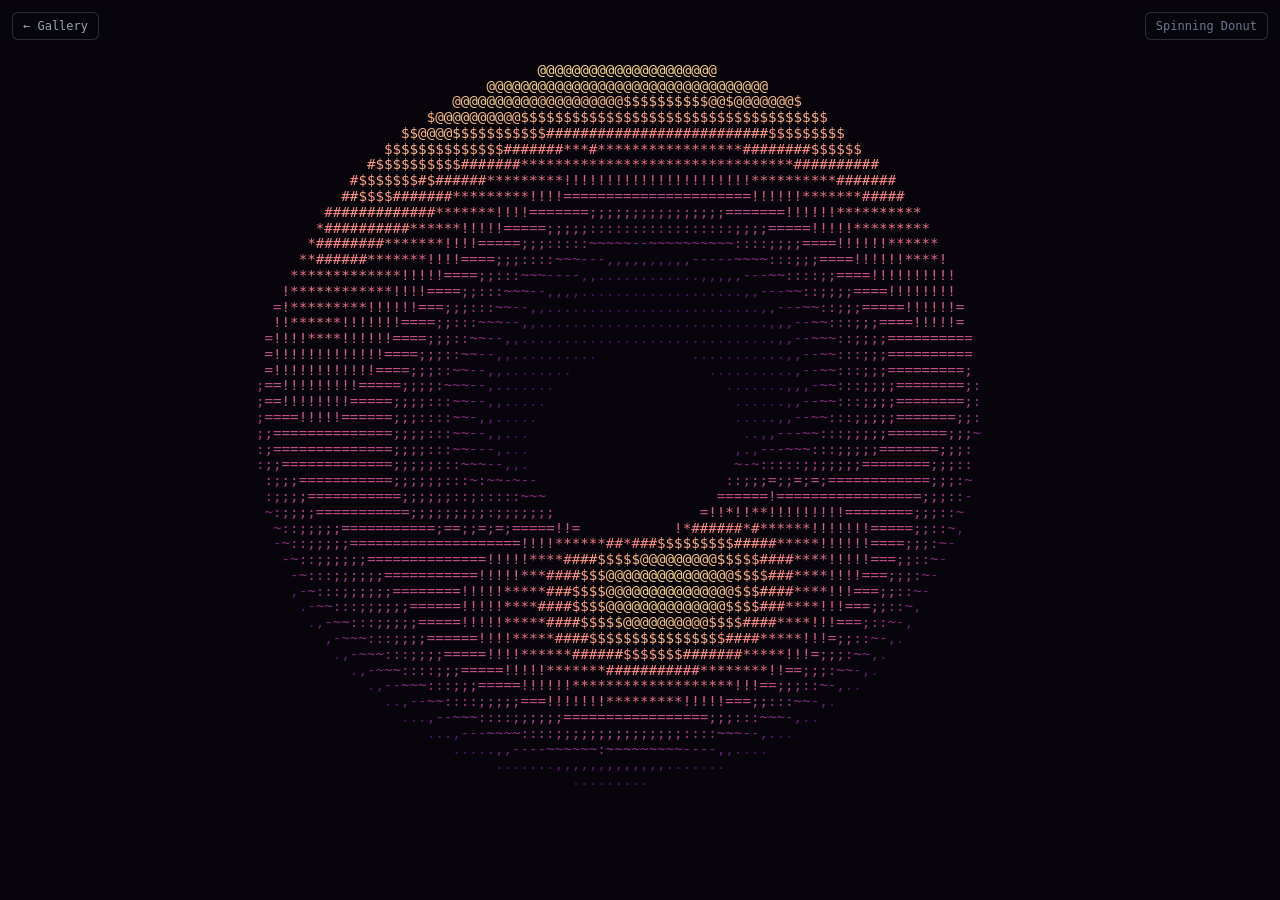
<file: pieces/donut.html>
<!DOCTYPE html>
<html lang="ja">
<head>
<meta charset="utf-8">
<meta name="viewport" content="width=device-width,initial-scale=1">
<title>Spinning Donut · ASCII Art Gallery</title>
<link rel="stylesheet" href="../assets/piece.css">
</head>
<body>
<script src="../assets/ascii.js"></script>
<script>
/* A torus, sampled as a surface, lit by one light and z-buffered into characters. */
const RAMP = ".,-~:;=!*#$@";
Ascii.play({
  title: "Spinning Donut",
  bg: "#07050b",
  cols: 150, embedCols: 90,
  frame(g, t) {
    const A = t * 0.9, B = t * 0.47;
    const cA = Math.cos(A), sA = Math.sin(A), cB = Math.cos(B), sB = Math.sin(B);
    const R1 = 1, R2 = 2, K2 = 6;
    const half = Math.min(g.W, g.H) * 0.4;
    const K1 = half * K2 / (R1 + R2) * 0.95;
    const phStep = Math.max(0.004, Math.min(0.02, g.cw * 0.35 / half));
    const thStep = Math.max(0.015, Math.min(0.05, g.ch * 0.35 / (half / 3)));
    const cx0 = g.W / 2, cy0 = g.H / 2;
    for (let th = 0; th < 6.2832; th += thStep) {
      const ct = Math.cos(th), st = Math.sin(th);
      const cx = R2 + R1 * ct, cy = R1 * st;
      for (let ph = 0; ph < 6.2832; ph += phStep) {
        const cp = Math.cos(ph), sp = Math.sin(ph);
        const x = cx * (cB * cp + sA * sB * sp) - cy * cA * sB;
        const y = cx * (sB * cp - sA * cB * sp) + cy * cA * cB;
        const z = K2 + cA * cx * sp + cy * sA;
        const ooz = 1 / z;
        const col = ((cx0 + K1 * ooz * x) / g.cw) | 0;
        const row = ((cy0 - K1 * ooz * y) / g.ch) | 0;
        if (col < 0 || row < 0 || col >= g.cols || row >= g.rows) continue;
        const i = row * g.cols + col;
        if (-ooz >= g.z[i]) continue;
        g.z[i] = -ooz;
        const L = cp * ct * sB - cA * ct * sp - sA * st + cB * (cA * st - ct * sA * sp);
        const l = Math.max(0, L) / 1.4143;
        const k = RAMP.charCodeAt(Math.min(RAMP.length - 1, (l * RAMP.length) | 0));
        // deep violet in shadow -> hot pink -> peach highlights
        const r = 0.28 + 0.75 * l + 0.2 * l * l;
        const gg = 0.08 + 0.25 * l + 0.55 * l * l * l;
        const b = 0.42 + 0.25 * l - 0.15 * l * l;
        g.c[i] = k; g.r[i] = r; g.g[i] = gg; g.b[i] = b;
      }
    }
  }
});
</script>
</body>
</html>
</file>
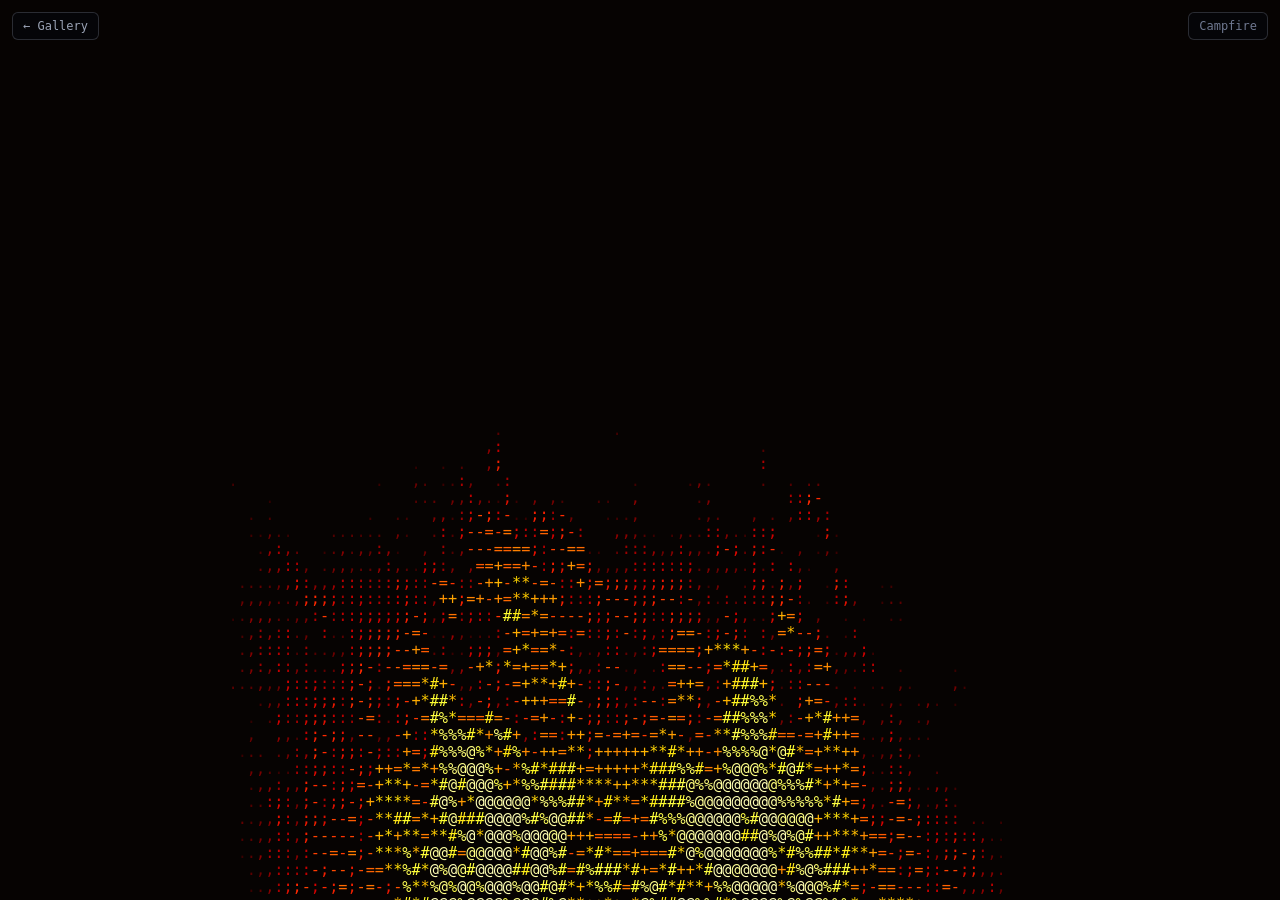
<file: pieces/fire.html>
<!DOCTYPE html>
<html lang="ja">
<head>
<meta charset="utf-8">
<meta name="viewport" content="width=device-width,initial-scale=1">
<title>Campfire · ASCII Art Gallery</title>
<link rel="stylesheet" href="../assets/piece.css">
</head>
<body>
<script src="../assets/ascii.js"></script>
<script>
/* A heat field: hot embers along the bottom; heat rises row by row, drifting sideways
   and cooling a random amount, which makes flickering tongues of flame. */
const RAMP = " .,:;-=+*#%@";
let heat, W, H;
Ascii.play({
  title: "Campfire",
  bg: "#060302",
  cols: 140, embedCols: 80,
  init(g) { W = g.cols; H = g.rows + 2; heat = new Float32Array(W * H); },
  frame(g, t) {
    const base = (H - 1) * W;
    for (let x = 0; x < W; x++) {
      const u = (x / (W - 1)) * 2 - 1;                     // -1..1 across the screen
      const bed = Math.max(0, 1 - Math.pow(Math.abs(u) / 0.62, 4));
      const flick = Math.random() < 0.25 ? 0.5 : 1;
      heat[base + x] = bed * flick * (0.85 + 0.15 * Math.sin(x * 0.21 + t * 3));
    }
    const wind = Math.sin(t * 0.7) * 0.6 + Math.sin(t * 1.9) * 0.25;
    const cool = 1.5 / H;
    // each cell rises one row, drifts sideways a little, and cools a random amount
    for (let y = 1; y < H; y++) {
      for (let x = 0; x < W; x++) {
        const r = Math.random();
        const dx = Math.min(W - 1, Math.max(0, x - Math.round(r * 2 - 1 + wind * 0.4)));
        heat[(y - 1) * W + dx] = Math.max(0, heat[y * W + x] - r * cool * 1.4);
      }
    }
    for (let y = 0; y < g.rows; y++) {
      for (let x = 0; x < W; x++) {
        const row = y * W, xl = Math.max(0, x - 1), xr = Math.min(W - 1, x + 1);
        const below = y + 1 < H ? heat[row + W + x] : heat[row + x];
        const v = Math.min(1, (heat[row + xl] + 2 * heat[row + x] + heat[row + xr] + 2 * below) / 6 * 1.3);
        if (v < 0.05) continue;
        const k = RAMP.charCodeAt(Math.min(RAMP.length - 1, (v * RAMP.length) | 0));
        g.set(x, y, k, Math.min(1, v * 2.4), Math.max(0, Math.min(1, v * 2.2 - 0.75)), Math.max(0, v * 2.5 - 1.8));
      }
    }
  }
});
</script>
</body>
</html>
</file>
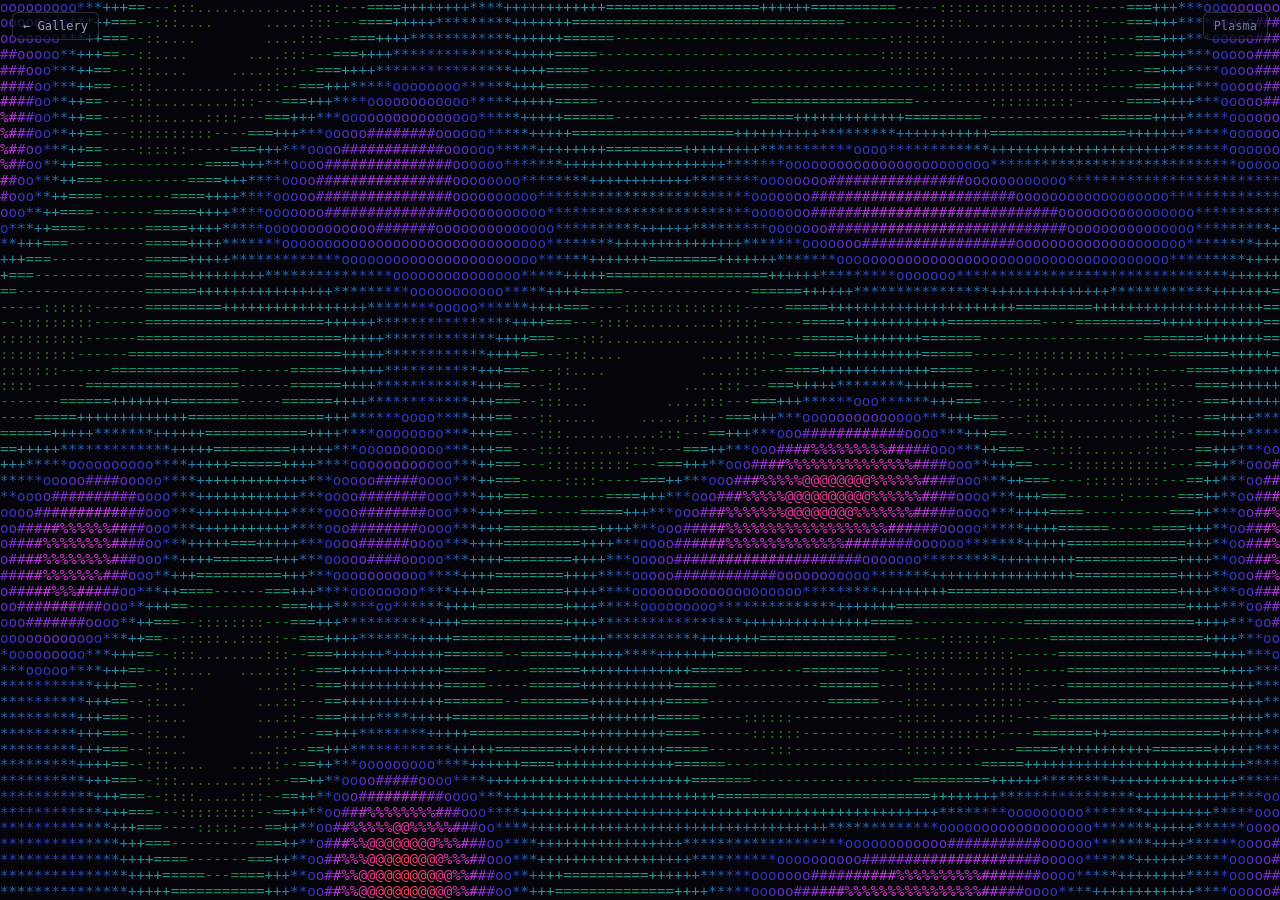
<file: pieces/plasma.html>
<!DOCTYPE html>
<html lang="ja">
<head>
<meta charset="utf-8">
<meta name="viewport" content="width=device-width,initial-scale=1">
<title>Plasma · ASCII Art Gallery</title>
<link rel="stylesheet" href="../assets/piece.css">
</head>
<body>
<script src="../assets/ascii.js"></script>
<script>
/* Four sine waves added together; the sum picks the character and the hue. */
const RAMP = " .:-=+*o#%@";
function hsv(h, s, v) {
  h = ((h % 1) + 1) % 1;
  const i = Math.floor(h * 6), f = h * 6 - i, p = v * (1 - s), q = v * (1 - f * s), u = v * (1 - (1 - f) * s);
  return [[v, u, p], [q, v, p], [p, v, u], [p, q, v], [u, p, v], [v, p, q]][i % 6];
}
Ascii.play({
  title: "Plasma",
  bg: "#04040a",
  cols: 150, embedCols: 90,
  frame(g, t) {
    const sc = 1 / 70;   // pixels -> wave units, so it looks the same on any screen
    const cx = g.W * sc * (0.5 + 0.3 * Math.sin(t * 0.31)), cy = g.H * sc * (0.5 + 0.3 * Math.cos(t * 0.23));
    for (let y = 0; y < g.rows; y++) {
      const Y = (y + 0.5) * g.ch * sc;
      for (let x = 0; x < g.cols; x++) {
        const X = (x + 0.5) * g.cw * sc;
        let v = Math.sin(X + t) + Math.sin(Y * 1.3 - t * 1.1) + Math.sin((X + Y) * 0.7 + t * 0.6)
              + Math.sin(Math.hypot(X - cx, Y - cy) * 1.6 - t * 1.8);
        v = (v + 4) / 8;
        const k = RAMP.charCodeAt(Math.min(RAMP.length - 1, (v * RAMP.length) | 0));
        if (k === 32) continue;
        const [r, gg, b] = hsv(v * 0.9 + t * 0.04, 0.75, 0.25 + 0.75 * v);
        g.set(x, y, k, r, gg, b);
      }
    }
  }
});
</script>
</body>
</html>
</file>
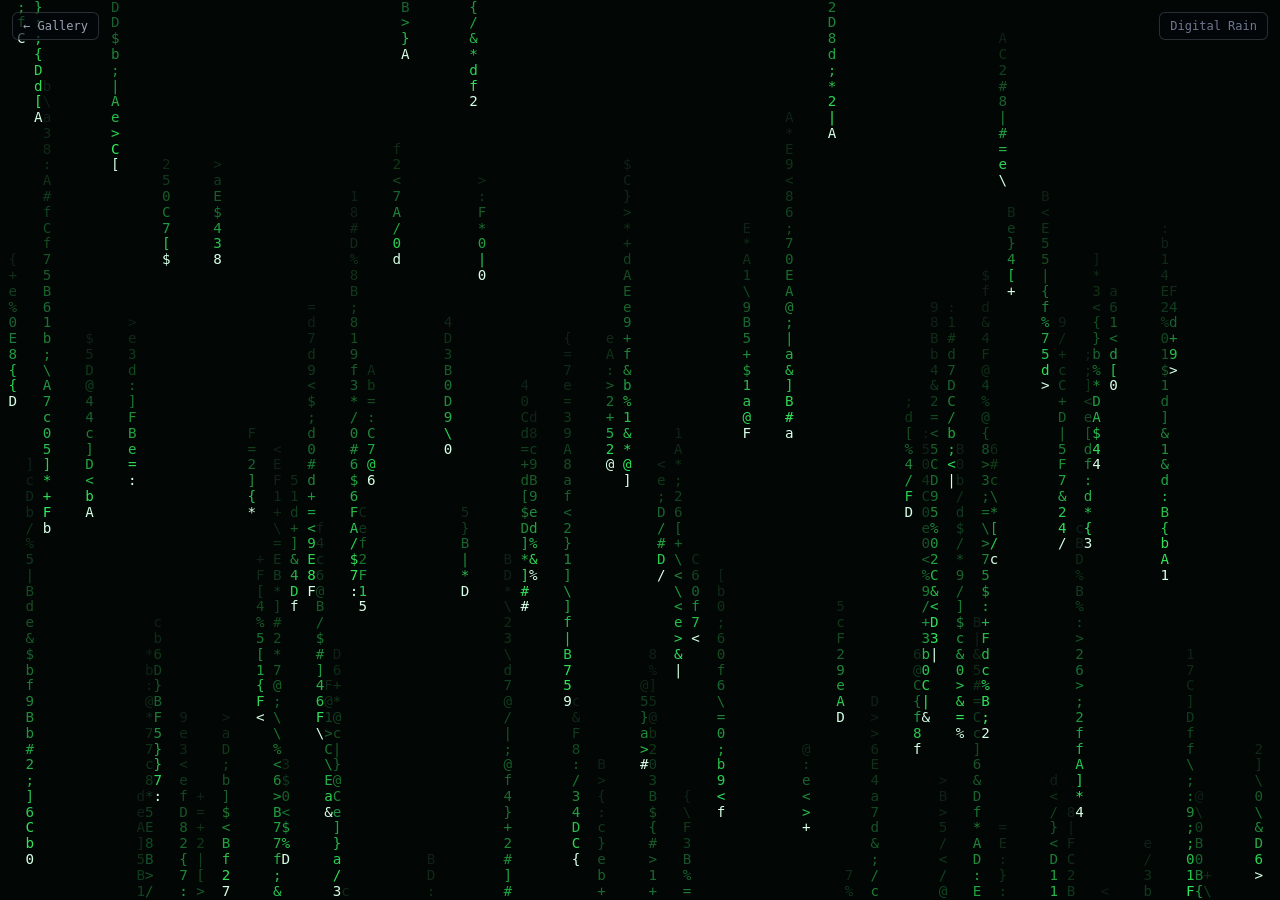
<file: pieces/rain.html>
<!DOCTYPE html>
<html lang="ja">
<head>
<meta charset="utf-8">
<meta name="viewport" content="width=device-width,initial-scale=1">
<title>Digital Rain · ASCII Art Gallery</title>
<link rel="stylesheet" href="../assets/piece.css">
</head>
<body>
<script src="../assets/ascii.js"></script>
<script>
/* Columns of falling glyphs: a bright head and a fading green trail. */
const GLYPHS = "0123456789ABCDEFabcdef<>/\\|=+*#$%&@:;{}[]";
const pick = () => GLYPHS.charCodeAt((Math.random() * GLYPHS.length) | 0);
let drops = [], cells;
function spawn(d, rows, first) {
  d.y = first ? Math.random() * rows : -Math.random() * rows * 0.5;
  d.v = 6 + Math.random() * 20;
  d.len = 6 + ((Math.random() * Math.random() * 34) | 0);
}
Ascii.play({
  title: "Digital Rain",
  bg: "#020604",
  cols: 150, embedCols: 80,
  init(g) {
    drops = [];
    cells = new Uint16Array(g.N);
    for (let i = 0; i < g.N; i++) cells[i] = pick();
    for (let x = 0; x < g.cols; x++) {
      if (Math.random() < 0.7) { const d = { x }; spawn(d, g.rows, true); drops.push(d); }
      if (Math.random() < 0.15) { const d = { x }; spawn(d, g.rows, false); drops.push(d); }
    }
  },
  frame(g, t, dt) {
    for (let n = 0; n < g.N * 0.01; n++) cells[(Math.random() * g.N) | 0] = pick();
    for (const d of drops) {
      d.y += d.v * dt;
      if (d.y - d.len > g.rows) spawn(d, g.rows, false);
      const head = Math.floor(d.y);
      for (let k = 0; k < d.len; k++) {
        const y = head - k;
        if (y < 0 || y >= g.rows) continue;
        const i = y * g.cols + d.x;
        if (k === 0) { g.set(d.x, y, cells[i], 0.85, 1, 0.9); continue; }
        const a = Math.pow(1 - k / d.len, 1.6);
        if (g.c[i] && g.g[i] > a) continue;      // keep the brighter of two trails
        g.set(d.x, y, cells[i], 0.05 + 0.15 * a, 0.12 + 0.85 * a, 0.08 + 0.3 * a);
      }
    }
  }
});
</script>
</body>
</html>
</file>
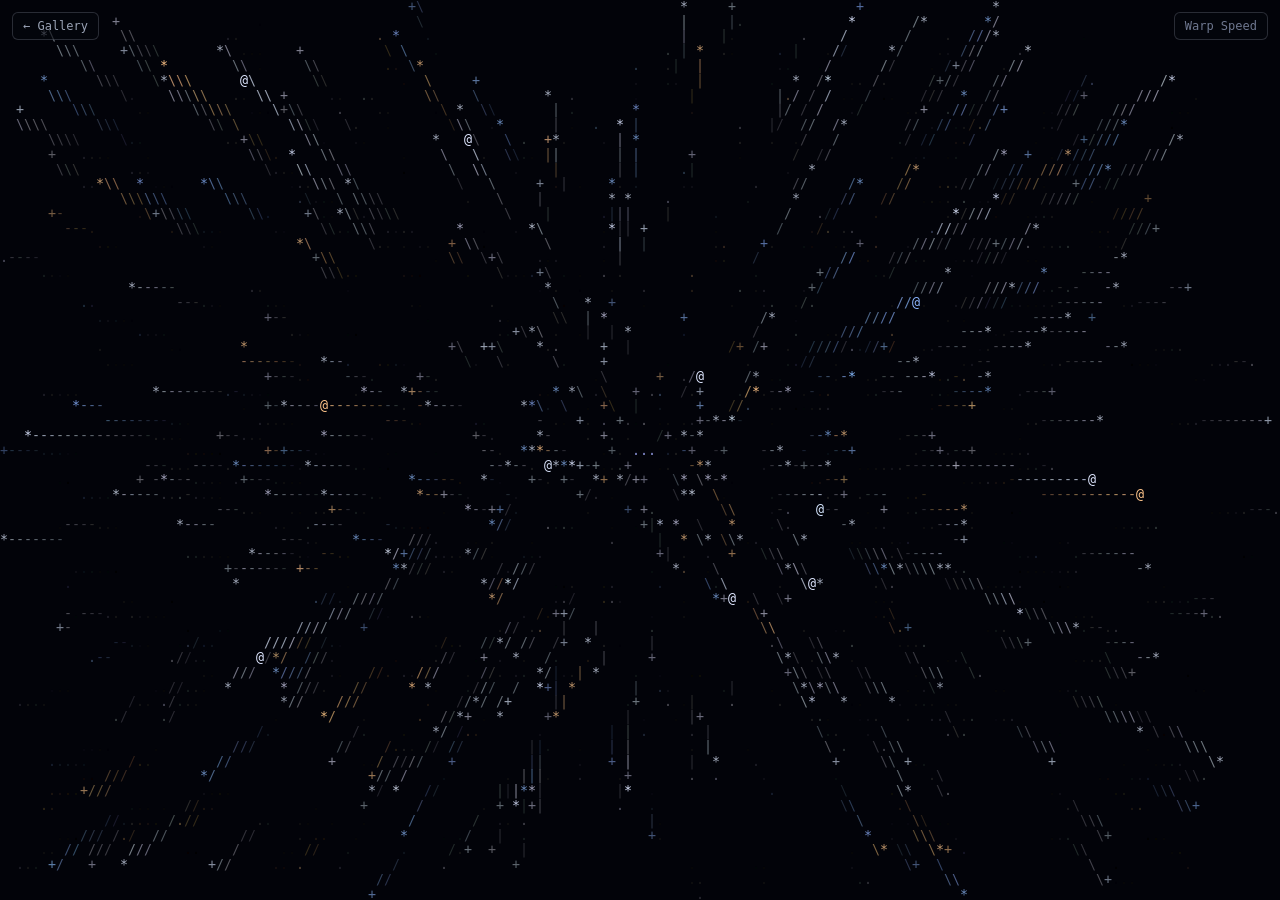
<file: pieces/warp.html>
<!DOCTYPE html>
<html lang="ja">
<head>
<meta charset="utf-8">
<meta name="viewport" content="width=device-width,initial-scale=1">
<title>Warp Speed · ASCII Art Gallery</title>
<link rel="stylesheet" href="../assets/piece.css">
</head>
<body>
<script src="../assets/ascii.js"></script>
<script>
/* Stars fly toward the camera; each draws a streak pointing away from the centre. */
const STARS = [];
const reset = (s, far) => {
  const a = Math.random() * Math.PI * 2, r = 0.03 + Math.random() * 1.2;
  s.x = Math.cos(a) * r; s.y = Math.sin(a) * r;
  s.z = far ? 1 : 0.05 + Math.random() * 0.95; s.hue = Math.random();
};
for (let i = 0; i < 750; i++) { const s = {}; reset(s, false); STARS.push(s); }
// a character that matches the streak direction (dx, dy in screen pixels, y pointing down)
const DIR = ["-", "\\", "|", "/", "-", "\\", "|", "/"];
const dirChar = (dx, dy) => DIR[Math.round((Math.atan2(dy, dx) + Math.PI) / (Math.PI / 4)) % 8];
Ascii.play({
  title: "Warp Speed",
  bg: "#020309",
  cols: 160, embedCols: 90,
  frame(g, t, dt) {
    const speed = 0.35 + 0.35 * Math.sin(t * 0.35) ** 2;
    const F = Math.max(g.W, g.H) * 0.42;
    const cx = g.W / 2, cy = g.H / 2;
    // a faint glow in the middle
    for (let k = 0; k < 3; k++) g.set(cx / g.cw - 1 + k, cy / g.ch, ".", 0.5, 0.55, 0.8);
    for (const s of STARS) {
      s.z -= speed * dt;
      if (s.z <= 0.02) { reset(s, true); continue; }
      const px = cx + (s.x / s.z) * F, py = cy + (s.y / s.z) * F;
      if (px < 0 || py < 0 || px >= g.W || py >= g.H) { reset(s, true); continue; }
      const b = Math.min(1, (1 - s.z) * 1.25);
      const tint = s.hue < 0.12 ? [1, 0.78, 0.55] : s.hue < 0.3 ? [0.55, 0.72, 1] : [0.86, 0.9, 1];
      const z2 = Math.min(1, s.z + speed * 0.2);
      const qx = cx + (s.x / z2) * F, qy = cy + (s.y / z2) * F;
      const ch = dirChar(px - qx, py - qy);
      const steps = Math.ceil(Math.max(Math.abs(px - qx) / g.cw, Math.abs(py - qy) / g.ch));
      for (let k = steps; k >= 1; k--) {
        const f = k / (steps + 1), a = b * (1 - f) * 0.75;
        const col = ((px + (qx - px) * f) / g.cw) | 0, row = ((py + (qy - py) * f) / g.ch) | 0;
        if (col < 0 || row < 0 || col >= g.cols || row >= g.rows) continue;
        const i = row * g.cols + col;
        if (g.c[i] && g.r[i] > a) continue;
        g.set(col, row, a > 0.15 ? ch : ".", tint[0] * a, tint[1] * a, tint[2] * a);
      }
      const head = s.z > 0.7 ? "." : s.z > 0.45 ? "+" : s.z > 0.22 ? "*" : "@";
      g.set(px / g.cw, py / g.ch, head, tint[0] * b, tint[1] * b, tint[2] * b);
    }
  }
});
</script>
</body>
</html>
</file>
<file: assets/piece.css>
html, body { margin: 0; height: 100%; background: #05070d; overflow: hidden; }
.back, .title {
  position: fixed; top: 12px; z-index: 2;
  font: 12px ui-monospace, Menlo, Consolas, monospace;
  color: #9aa3b5; background: rgba(5, 7, 13, .65);
  padding: 6px 10px; border: 1px solid rgba(154, 163, 181, .25); border-radius: 6px;
}
.back { left: 12px; text-decoration: none; }
.back:hover { color: #fff; border-color: rgba(255, 255, 255, .5); }
.title { right: 12px; color: #6f7890; }
</file>
